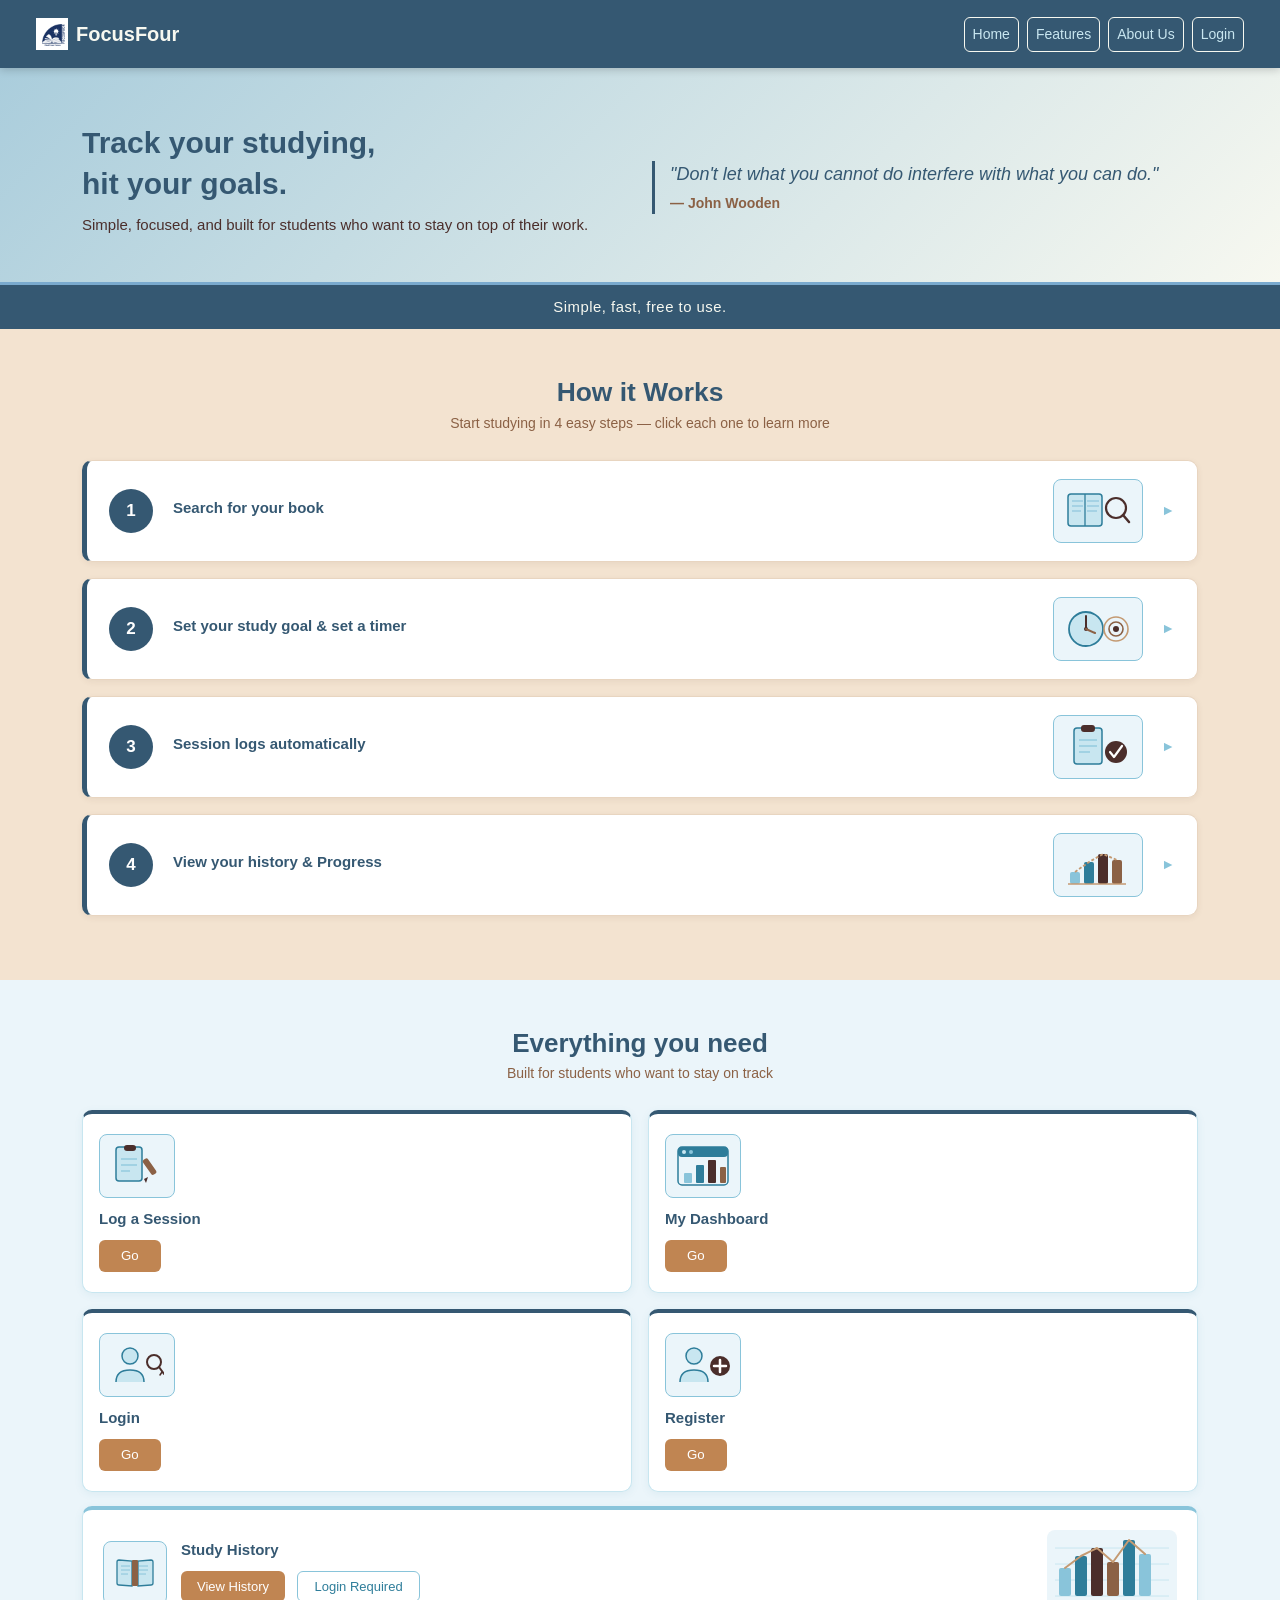
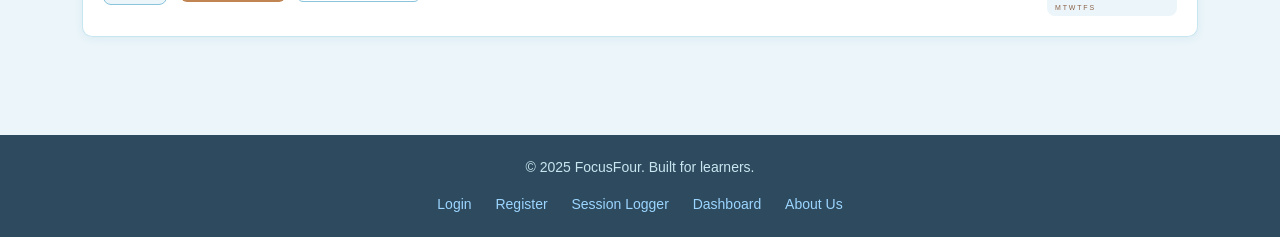
<file: index.html>
<!--
FILE: index.html

PURPOSE:
This is the public home page of the application.
Users can view general information about the app without logging in.

RESPONSIBILITIES:
- Display app name, tagline, and features
- Provide navigation to Login and Register pages

NOTES FOR TEAM:
- Keep this page simple and visually appealing
- Do NOT include any protected (logged in only) content here
- Kimkio pls leave the js i put at the end of the code right b4 the end of the body there for the PWA to work, thx <3  
-->

<!DOCTYPE html>
<html lang="en">
<head>
  <meta charset="UTF-8" />
  <meta name="viewport" content="width=device-width, initial-scale=1.0"/>
  <title>FocusFour</title>
  <link rel="manifest" href="PWA/manifest.json">
  <link href="https://cdn.jsdelivr.net/npm/bootstrap@5.3.0/dist/css/bootstrap.min.css" rel="stylesheet"/>
  <style>
    * { box-sizing: border-box; }
    body {
      font-family: Arial, sans-serif;
      background-color: #EBF5FA;
      margin: 0; padding: 0;
      overflow-x: hidden;
      scroll-behavior: smooth;
    }

    /* simple fade in animation */
    .fade-in {
      animation: fadeInUp 0.8s ease forwards;
      opacity: 0;
    }
    @keyframes fadeInUp {
      0% { opacity: 0; transform: translateY(20px); }
      100% { opacity: 1; transform: translateY(0); }
    }
    /* delays for each element */
    .d1 { animation-delay: 0.05s; }
    .d2 { animation-delay: 0.15s; }
    .d3 { animation-delay: 0.25s; }
    .d4 { animation-delay: 0.35s; }

    /* navbar style */
    .navbar {
      background-color: #355872;
      padding: 13px 24px;
      box-shadow: 0 2px 8px rgba(0,0,0,0.18);
      position: sticky; top: 0; z-index: 999;
    }
    .navbar-brand {
      font-weight: bold; font-size: 20px;
      color: #F7F8F0;
      display: flex;
      align-items: center;
    }
    .navbar-brand img {
      height: 32px;
      width: auto;
      margin-right: 8px;
    }
    
    .navbar-nav {
      display: flex;
      flex-direction: row;
      gap: 8px;
      align-items: center;
    }
    .navbar-nav .nav-link {
      color: #C8E6F0;
      border: 1.5px solid #F7F8F0;
      border-radius: 6px;
      padding: 6px 18px;
      margin-left: 0;
      font-size: 14px;
      transition: all 0.2s;
      white-space: nowrap;
    }
    .navbar-nav .nav-link:hover {
      background-color: #F7F8F0;
      color: #355872;
    }
    /* on mobile, menu stacks vertically */
    @media (max-width: 991px) {
      .navbar-collapse {
        background-color: #4B2E2B;
        padding: 12px;
        border-radius: 8px;
        margin-top: 8px;
      }
      .navbar-nav {
        flex-direction: column;
        align-items: stretch;
        gap: 8px;
      }
      .navbar-nav .nav-link {
        text-align: center;
      }
    }
    .navbar-toggler { border-color: #89C4DA; }

    /* hero section */
    .hero-section {
      background: linear-gradient(135deg, #AACDDC 0%, #F7F8F0 100%);
      padding: 55px 30px 45px;
      border-bottom: 3px solid #7AAACE;
    }
    .hero-section h1 {
      font-size: 30px; font-weight: bold;
      color: #355872; line-height: 1.35;
      margin-bottom: 10px;
    }
    .hero-section p { color: #4B2E2B; font-size: 15px; margin: 0; }
    .hero-logo-box {
      background-color: white;
      border: 2px solid #89C4DA;
      border-radius: 14px;
      padding: 18px; text-align: center;
      box-shadow: 0 4px 16px rgba(46,125,154,0.14);
      transition: transform 0.35s ease, box-shadow 0.35s ease;
    }
    .hero-logo-box:hover {
      transform: translateY(-5px) scale(1.02);
      box-shadow: 0 12px 32px rgba(46,125,154,0.22);
    }
    .hero-logo-box img { max-width: 100%; height: 190px; object-fit: contain; }

    /* small strip */
    .simple-strip {
      background-color: #355872;
      text-align: center; padding: 11px;
      font-size: 0.93rem; color: #F7F8F0;
      letter-spacing: 0.5px;
    }

    /* how it works boxes */
    .how-section { background-color: #F3E3D0; padding: 48px 20px; scroll-margin-top: 80px; }
    .how-section h2 {
      text-align: center; font-weight: bold;
      color: #355872; font-size: 1.65rem; margin-bottom: 4px;
    }
    .how-subtitle {
      text-align: center; color: #8B6145;
      font-size: 14px; margin-bottom: 26px;
    }

    .step-row {
      background-color: white;
      border: 1.5px solid #E8D5C0;
      border-left: 5px solid #355872;
      border-radius: 10px;
      padding: 18px 22px;
      margin-bottom: 16px;
      display: flex;
      align-items: center;
      justify-content: space-between;
      cursor: pointer;
      box-shadow: 0 2px 6px rgba(92,61,46,0.07);
      transition: border-left-color 0.25s, box-shadow 0.25s, transform 0.2s;
    }
    .step-row:hover {
      border-left-color: #2E7D9A;
      box-shadow: 0 5px 18px rgba(46,125,154,0.14);
      transform: translateX(4px);
    }
    .step-row.open {
      border-left-color: #2E7D9A;
      box-shadow: 0 5px 18px rgba(46,125,154,0.16);
    }
    .step-left {
      display: flex;
      align-items: center;
      gap: 20px;
      flex: 1;
    }
    .step-circle {
      width: 44px; height: 44px; border-radius: 50%;
      background-color: #355872; color: white;
      display: flex; align-items: center; justify-content: center;
      font-weight: bold; font-size: 17px; flex-shrink: 0;
      transition: background-color 0.25s, transform 0.25s;
    }
    .step-row:hover .step-circle,
    .step-row.open .step-circle {
      background-color: #2E7D9A;
      transform: scale(1.08);
    }
    .step-body p {
      margin: 0;
      font-size: 15px;
      color: #355872;
      font-weight: 600;
      margin-bottom: 4px;
    }
    /* hidden detail text that appears when clicked */
    .step-detail {
      font-size: 14px;
      color: #8B6145;
      overflow: hidden;
      max-height: 0;
      transition: max-height 0.4s ease, margin-top 0.25s;
    }
    .step-row.open .step-detail {
      max-height: 100px;
      margin-top: 8px;
    }
    .step-illus {
      background-color: #EBF5FA;
      border: 1.5px solid #89C4DA;
      border-radius: 8px; padding: 8px 10px;
      display: flex; align-items: center;
      justify-content: center; min-width: 88px; flex-shrink: 0;
    }
    .step-arrow {
      font-size: 14px; color: #89C4DA;
      margin-left: 10px; flex-shrink: 0;
      transition: transform 0.3s, color 0.25s;
    }
    .step-row.open .step-arrow { transform: rotate(90deg); color: #2E7D9A; }

    /* responsive for small screens */
    @media (max-width: 576px) {
      .step-row { flex-wrap: wrap; padding: 16px; }
      .step-left { flex: 1 1 100%; margin-bottom: 10px; }
      .step-illus { min-width: 70px; }
      .step-detail { font-size: 12px; }
      .step-row.open .step-detail { max-height: 120px; }
    }

    /* features section */
    .features-section { background-color: #EBF5FA; padding: 48px 20px; }
    .features-section h2 {
      text-align: center; font-weight: bold;
      color: #355872; font-size: 26px; margin-bottom: 4px;
    }
    .feat-subtitle {
      text-align: center; color: #8B6145;
      font-size: 14px; margin-bottom: 26px;
    }

    .feat-card {
      background-color: white;
      border: 1.5px solid #C8E6F0;
      border-top: 4px solid #355872;
      border-radius: 10px;
      padding: 20px 16px; height: 100%;
      box-shadow: 0 2px 8px rgba(46,125,154,0.08);
      transition: transform 0.25s, box-shadow 0.25s, border-top-color 0.25s;
      display: block; text-decoration: none; color: inherit;
    }
    .feat-card:hover {
      transform: translateY(-5px);
      box-shadow: 0 10px 26px rgba(46,125,154,0.16);
      border-top-color: #4B2E2B;
      color: inherit;
    }
    .feat-card .illus-box {
      background-color: #EBF5FA;
      border: 1px solid #89C4DA;
      border-radius: 8px; padding: 10px;
      display: inline-flex; align-items: center;
      justify-content: center; margin-bottom: 12px;
      transition: background-color 0.25s;
    }
    .feat-card:hover .illus-box { background-color: #C8E6F0; }
    .feat-card h5 {
      font-weight: bold; color: #355872;
      margin-bottom: 12px; font-size: 15px;
    }
    .go-btn {
      background-color: #C08552; border: none;
      border-radius: 6px; padding: 6px 22px;
      font-size: 0.83rem; color: white;
      text-decoration: none; display: inline-block;
      transition: background-color 0.2s, transform 0.15s;
      cursor: pointer;
    }
    .go-btn:hover {
      background-color: #8C5A3C; color: white;
      transform: scale(1.06);
    }

    /* history card with static chart */
    .history-card {
      background-color: white;
      border: 1.5px solid #C8E6F0;
      border-top: 4px solid #89C4DA;
      border-radius: 10px;
      padding: 20px; margin-top: 14px;
      display: flex; align-items: center;
      justify-content: space-between;
      flex-wrap: wrap; gap: 14px;
      box-shadow: 0 2px 8px rgba(46,125,154,0.08);
      transition: box-shadow 0.25s;
    }
    .history-card:hover { box-shadow: 0 8px 24px rgba(46,125,154,0.14); }
    .history-left { display: flex; align-items: flex-start; gap: 14px; flex-wrap: wrap; }
    .history-left .illus-box {
      background-color: #EBF5FA; border: 1px solid #89C4DA;
      border-radius: 8px; padding: 10px;
      display: flex; align-items: center; justify-content: center;
    }
    .history-left h5 { font-weight: bold; color: #355872; margin-bottom: 12px; font-size: 15px; }
    .hist-btn {
      background-color: #C08552; border: none; border-radius: 6px;
      padding: 6px 16px; font-size: 13px; color: white;
      text-decoration: none; display: inline-block;
      margin-right: 8px; transition: background-color 0.2s;
    }
    .hist-btn:hover { background-color: #8C5A3C; color: white; }
    .hist-btn-outline {
      background-color: transparent; border: 1.5px solid #89C4DA;
      border-radius: 6px; padding: 5px 16px; font-size: 13px;
      color: #2E7D9A; text-decoration: none; display: inline-block;
      transition: all 0.2s;
    }
    .hist-btn-outline:hover { background-color: #C8E6F0; color: #1A4F63; }

    /* footer */
    footer {
      background-color: #2d4a5e; color: #C8E6F0;
      text-align: center; padding: 22px 20px;
      font-size: 14px; margin-top: 50px;
    }
    footer a { color: #9CD5FF; margin: 0 10px; text-decoration: none; }
    footer a:hover { color: white; }
  </style>
</head>
<body>

  <nav class="navbar navbar-expand-lg">
    <div class="container-fluid">
      <a class="navbar-brand" href="index.html">
        <img src="PWA/icon-192.png" alt="FocusFour Logo" />
        FocusFour
      </a>
      <button class="navbar-toggler" type="button" data-bs-toggle="collapse" data-bs-target="#navMenu">
        <span class="navbar-toggler-icon"></span>
      </button>
      <div class="collapse navbar-collapse justify-content-end" id="navMenu">
        <ul class="navbar-nav">
          <li class="nav-item"><a class="nav-link" href="index.html">Home</a></li>
          <li class="nav-item"><a class="nav-link" href="#how-it-works">Features</a></li>
          <li class="nav-item"><a class="nav-link" href="aboutus.html">About Us</a></li>
          <li class="nav-item"><a class="nav-link" href="login.html">Login</a></li>
        </ul>
      </div>
    </div>
  </nav>

  <section class="hero-section">
    <div class="container">
      <div class="row align-items-center g-4">
        <div class="col-md-6 fade-in">
          <h1>Track your studying,<br/>hit your goals.</h1>
          <p>Simple, focused, and built for students who want to stay on top of their work.</p>
        </div>
        <div class="col-md-6 fade-in">
          <div id="quote-container" style="margin-top: 15px; border-left: 3px solid #355872; padding-left: 15px;">
              <p id="main-quote" style="font-style: italic; color: #355872; font-size: 18px; margin-bottom: 5px;">
                  "Loading inspiration..."
              </p>
              <p id="quote-author" style="color: #8B6145; font-weight: bold; font-size: 14px;">
                  — FocusFour
              </p>
            </div>
            </div>
        </div>
      </div>
  </section>

  <div class="simple-strip">Simple, fast, free to use.</div>

  <section class="how-section" id="how-it-works">
    <div class="container">
      <h2 class="fade-in">How it Works</h2>
      <p class="how-subtitle fade-in d1">Start studying in 4 easy steps — click each one to learn more</p>

      <div class="step-row fade-in d1" onclick="toggleStep(this)">
        <div class="step-left">
          <div class="step-circle">1</div>
          <div class="step-body">
            <p>Search for your book</p>
            <div class="step-detail">Type in any subject or book title and find it instantly from our library.</div>
          </div>
        </div>
        <div class="d-flex align-items-center gap-2">
          <div class="step-illus">
            <svg width="68" height="46" viewBox="0 0 68 46">
              <rect x="4" y="6" width="34" height="32" rx="3" fill="#C8E6F0" stroke="#2E7D9A" stroke-width="1.5"/>
              <line x1="21" y1="6" x2="21" y2="38" stroke="#2E7D9A" stroke-width="1.3"/>
              <line x1="8" y1="13" x2="19" y2="13" stroke="#89C4DA" stroke-width="1.1"/>
              <line x1="8" y1="18" x2="19" y2="18" stroke="#89C4DA" stroke-width="1.1"/>
              <line x1="8" y1="23" x2="17" y2="23" stroke="#89C4DA" stroke-width="1.1"/>
              <line x1="23" y1="13" x2="35" y2="13" stroke="#89C4DA" stroke-width="1.1"/>
              <line x1="23" y1="18" x2="35" y2="18" stroke="#89C4DA" stroke-width="1.1"/>
              <line x1="23" y1="23" x2="33" y2="23" stroke="#89C4DA" stroke-width="1.1"/>
              <circle cx="52" cy="20" r="10" fill="none" stroke="#4B2E2B" stroke-width="2.2"/>
              <line x1="59" y1="27" x2="65" y2="34" stroke="#4B2E2B" stroke-width="2.5" stroke-linecap="round"/>
            </svg>
          </div>
          <span class="step-arrow">&#9658;</span>
        </div>
      </div>

      <div class="step-row fade-in d2" onclick="toggleStep(this)">
        <div class="step-left">
          <div class="step-circle">2</div>
          <div class="step-body">
            <p>Set your study goal &amp; set a timer</p>
            <div class="step-detail">Set your target duration and subject — the timer keeps you honest.</div>
          </div>
        </div>
        <div class="d-flex align-items-center gap-2">
          <div class="step-illus">
            <svg width="68" height="46" viewBox="0 0 68 46">
              <circle cx="22" cy="23" r="17" fill="#C8E6F0" stroke="#2E7D9A" stroke-width="1.8"/>
              <circle cx="22" cy="23" r="2" fill="#4B2E2B"/>
              <line x1="22" y1="23" x2="22" y2="10" stroke="#4B2E2B" stroke-width="2" stroke-linecap="round"/>
              <line x1="22" y1="23" x2="31" y2="27" stroke="#8B6145" stroke-width="2" stroke-linecap="round"/>
              <circle cx="52" cy="23" r="12" fill="none" stroke="#C49A72" stroke-width="1.6"/>
              <circle cx="52" cy="23" r="7" fill="none" stroke="#8B6145" stroke-width="1.6"/>
              <circle cx="52" cy="23" r="3" fill="#4B2E2B"/>
            </svg>
          </div>
          <span class="step-arrow">&#9658;</span>
        </div>
      </div>

      <div class="step-row fade-in d3" onclick="toggleStep(this)">
        <div class="step-left">
          <div class="step-circle">3</div>
          <div class="step-body">
            <p>Session logs automatically</p>
            <div class="step-detail">When time is up, your session is saved automatically — no extra steps needed.</div>
          </div>
        </div>
        <div class="d-flex align-items-center gap-2">
          <div class="step-illus">
            <svg width="68" height="46" viewBox="0 0 68 46">
              <rect x="10" y="4" width="28" height="36" rx="3" fill="#C8E6F0" stroke="#2E7D9A" stroke-width="1.5"/>
              <rect x="17" y="1" width="14" height="7" rx="3" fill="#4B2E2B"/>
              <line x1="15" y1="16" x2="33" y2="16" stroke="#89C4DA" stroke-width="1.2"/>
              <line x1="15" y1="22" x2="33" y2="22" stroke="#89C4DA" stroke-width="1.2"/>
              <line x1="15" y1="28" x2="26" y2="28" stroke="#89C4DA" stroke-width="1.2"/>
              <circle cx="52" cy="28" r="11" fill="#4B2E2B"/>
              <polyline points="46,28 50,33 58,22" fill="none" stroke="white" stroke-width="2.2" stroke-linecap="round" stroke-linejoin="round"/>
            </svg>
          </div>
          <span class="step-arrow">&#9658;</span>
        </div>
      </div>

      <div class="step-row fade-in d4" onclick="toggleStep(this)">
        <div class="step-left">
          <div class="step-circle">4</div>
          <div class="step-body">
            <p>View your history &amp; Progress</p>
            <div class="step-detail">Head to your dashboard to see streaks, charts and weekly goal completion.</div>
          </div>
        </div>
        <div class="d-flex align-items-center gap-2">
          <div class="step-illus">
            <svg width="68" height="46" viewBox="0 0 68 46">
              <rect x="6" y="30" width="10" height="12" rx="2" fill="#89C4DA"/>
              <rect x="20" y="20" width="10" height="22" rx="2" fill="#2E7D9A"/>
              <rect x="34" y="12" width="10" height="30" rx="2" fill="#4B2E2B"/>
              <rect x="48" y="18" width="10" height="24" rx="2" fill="#8B6145"/>
              <line x1="4" y1="42" x2="62" y2="42" stroke="#C49A72" stroke-width="1.4"/>
              <polyline points="11,30 25,20 39,12 53,18" fill="none" stroke="#C49A72" stroke-width="1.8" stroke-dasharray="3,2"/>
            </svg>
          </div>
          <span class="step-arrow">&#9658;</span>
        </div>
      </div>

    </div>
  </section>

  <section class="features-section" id="features">
    <div class="container">
      <h2 class="fade-in">Everything you need</h2>
      <p class="feat-subtitle fade-in d1">Built for students who want to stay on track</p>

      <div class="row g-3">
        <div class="col-6 fade-in d1">
          <a href="session.html" class="feat-card">
            <div class="illus-box">
              <svg width="54" height="42" viewBox="0 0 54 42">
                <rect x="6" y="2" width="26" height="34" rx="3" fill="#C8E6F0" stroke="#2E7D9A" stroke-width="1.5"/>
                <rect x="14" y="0" width="12" height="6" rx="3" fill="#4B2E2B"/>
                <line x1="11" y1="14" x2="27" y2="14" stroke="#89C4DA" stroke-width="1.2"/>
                <line x1="11" y1="20" x2="27" y2="20" stroke="#89C4DA" stroke-width="1.2"/>
                <line x1="11" y1="26" x2="20" y2="26" stroke="#89C4DA" stroke-width="1.2"/>
                <rect x="32" y="16" width="6" height="18" rx="2" transform="rotate(-35 32 16)" fill="#8B6145"/>
                <polygon points="34,34 38,32 36,38" fill="#4B2E2B"/>
              </svg>
            </div>
            <h5>Log a Session</h5>
            <span class="go-btn">Go</span>
          </a>
        </div>

        <div class="col-6 fade-in d2">
          <div id="dashboardCard" class="feat-card" style="cursor: pointer;">
              <div class="illus-box">
                  <svg width="54" height="42" viewBox="0 0 54 42">
                      <rect x="2" y="2" width="50" height="38" rx="4" fill="#EBF5FA" stroke="#2E7D9A" stroke-width="1.5"/>
                      <rect x="2" y="2" width="50" height="10" rx="4" fill="#2E7D9A"/>
                      <circle cx="8" cy="7" r="2" fill="#C8E6F0"/>
                      <circle cx="15" cy="7" r="2" fill="#89C4DA"/>
                      <rect x="8" y="28" width="8" height="10" rx="1" fill="#89C4DA"/>
                      <rect x="20" y="20" width="8" height="18" rx="1" fill="#2E7D9A"/>
                      <rect x="32" y="15" width="8" height="23" rx="1" fill="#4B2E2B"/>
                      <rect x="44" y="22" width="6" height="16" rx="1" fill="#8B6145"/>
                  </svg>
              </div>
              <h5>My Dashboard</h5>
              <span class="go-btn">Go</span>
          </div>
      </div>

        <div class="col-6 fade-in d3">
          <a href="login.html" class="feat-card">
            <div class="illus-box">
              <svg width="54" height="42" viewBox="0 0 54 42">
                <circle cx="20" cy="12" r="8" fill="#C8E6F0" stroke="#2E7D9A" stroke-width="1.5"/>
                <path d="M6 38 Q6 26 20 26 Q34 26 34 38" fill="#C8E6F0" stroke="#2E7D9A" stroke-width="1.5"/>
                <circle cx="44" cy="18" r="7" fill="none" stroke="#4B2E2B" stroke-width="2"/>
                <line x1="49" y1="23" x2="54" y2="30" stroke="#4B2E2B" stroke-width="2" stroke-linecap="round"/>
                <line x1="52" y1="28" x2="50" y2="31" stroke="#4B2E2B" stroke-width="1.5" stroke-linecap="round"/>
              </svg>
            </div>
            <h5>Login</h5>
            <span class="go-btn">Go</span>
          </a>
        </div>

        <div class="col-6 fade-in d4">
          <a href="register.html" class="feat-card">
            <div class="illus-box">
              <svg width="54" height="42" viewBox="0 0 54 42">
                <circle cx="18" cy="12" r="8" fill="#C8E6F0" stroke="#2E7D9A" stroke-width="1.5"/>
                <path d="M4 38 Q4 26 18 26 Q32 26 32 38" fill="#C8E6F0" stroke="#2E7D9A" stroke-width="1.5"/>
                <circle cx="44" cy="22" r="10" fill="#4B2E2B"/>
                <line x1="44" y1="16" x2="44" y2="28" stroke="white" stroke-width="2.5" stroke-linecap="round"/>
                <line x1="38" y1="22" x2="50" y2="22" stroke="white" stroke-width="2.5" stroke-linecap="round"/>
              </svg>
            </div>
            <h5>Register</h5>
            <span class="go-btn">Go</span>
          </a>
        </div>
      </div>

      <div class="history-card fade-in">
        <div class="history-left">
          <div class="illus-box">
            <svg width="42" height="42" viewBox="0 0 42 42">
              <path d="M3 10 Q3 8 5 8 L18 9 L18 34 L5 33 Q3 33 3 31 Z" fill="#C8E6F0" stroke="#2E7D9A" stroke-width="1.3"/>
              <path d="M39 10 Q39 8 37 8 L24 9 L24 34 L37 33 Q39 33 39 31 Z" fill="#C8E6F0" stroke="#2E7D9A" stroke-width="1.3"/>
              <rect x="18" y="8" width="6" height="26" rx="1" fill="#8B6145"/>
              <line x1="7" y1="14" x2="16" y2="14" stroke="#89C4DA" stroke-width="1"/>
              <line x1="7" y1="18" x2="16" y2="18" stroke="#89C4DA" stroke-width="1"/>
              <line x1="7" y1="22" x2="14" y2="22" stroke="#89C4DA" stroke-width="1"/>
              <line x1="25" y1="14" x2="34" y2="14" stroke="#89C4DA" stroke-width="1"/>
              <line x1="25" y1="18" x2="34" y2="18" stroke="#89C4DA" stroke-width="1"/>
              <line x1="25" y1="22" x2="32" y2="22" stroke="#89C4DA" stroke-width="1"/>
            </svg>
          </div>
          <div>
            <h5>Study History</h5>
            <button onclick="handleProtectedClick('dashboard.html')" class="hist-btn" style="border:none; cursor:pointer;">View History</button>
            <a href="login.html" class="hist-btn-outline">Login Required</a>
          </div>
        </div>

        <svg width="130" height="86" viewBox="0 0 130 86" style="flex-shrink:0;">
          <rect width="130" height="86" rx="8" fill="#EBF5FA"/>
          <line x1="8" y1="18" x2="122" y2="18" stroke="#C8E6F0" stroke-width="1"/>
          <line x1="8" y1="34" x2="122" y2="34" stroke="#C8E6F0" stroke-width="1"/>
          <line x1="8" y1="50" x2="122" y2="50" stroke="#C8E6F0" stroke-width="1"/>
          <line x1="8" y1="66" x2="122" y2="66" stroke="#C8E6F0" stroke-width="1"/>
          <rect x="12" y="38" width="12" height="28" rx="2" fill="#89C4DA"/>
          <rect x="28" y="26" width="12" height="40" rx="2" fill="#2E7D9A"/>
          <rect x="44" y="18" width="12" height="48" rx="2" fill="#4B2E2B"/>
          <rect x="60" y="32" width="12" height="34" rx="2" fill="#8B6145"/>
          <rect x="76" y="10" width="12" height="56" rx="2" fill="#2E7D9A"/>
          <rect x="92" y="24" width="12" height="42" rx="2" fill="#89C4DA"/>
          <polyline points="18,38 34,26 50,18 66,32 82,10 98,24" fill="none" stroke="#C49A72" stroke-width="2" stroke-linecap="round" stroke-linejoin="round"/>
          <text x="8" y="80" font-size="7" fill="#8B6145" font-family="Arial">M    T    W    T    F    S</text>
        </svg>
      </div>

    </div>
  </section>

  <footer>
    <p>&copy; 2025 FocusFour. Built for learners.</p>
    <a href="login.html">Login</a>
    <a href="register.html">Register</a>
    <a href="session.html">Session Logger</a>
    <a href="dashboard.html">Dashboard</a>
    <a href="aboutus.html">About Us</a> 
  </footer>

  <script src="https://cdn.jsdelivr.net/npm/bootstrap@5.3.0/dist/js/bootstrap.bundle.min.js"></script>

  <script>
  const motivationalQuotes = [
    { quote: "Education is the most powerful weapon which you can use to change the world.", author: "Nelson Mandela" },
    { quote: "The secret of getting ahead is getting started.", author: "Mark Twain" },
    { quote: "Don't let what you cannot do interfere with what you can do.", author: "John Wooden" },
    { quote: "It always seems impossible until it's done.", author: "Nelson Mandela" },
    { quote: "Believe you can and you're halfway there.", author: "Theodore Roosevelt" },
    { quote: "The only place where success comes before work is in the dictionary.", author: "Vidal Sassoon" }
  ];

  function setRandomQuote() {
    const quoteElement = document.getElementById("main-quote");
    const authorElement = document.getElementById("quote-author");
    if (quoteElement && authorElement) {
      const randomIndex = Math.floor(Math.random() * motivationalQuotes.length);
      const selected = motivationalQuotes[randomIndex];
      quoteElement.innerText = `"${selected.quote}"`;
      authorElement.innerText = `— ${selected.author}`;
    }
  }

  function toggleStep(el) {
    const wasOpen = el.classList.contains('open');
    document.querySelectorAll('.step-row').forEach(r => r.classList.remove('open'));
    if (!wasOpen) el.classList.add('open');
  }

  // Only used for Study History — shows modal if not logged in
  function handleProtectedClick(targetUrl) {
    const isLoggedIn = localStorage.getItem("isLoggedIn") === "true";
    if (isLoggedIn) {
      window.location.href = targetUrl;
    } else {
      document.getElementById("membersModal").style.display = "flex";
    }
  }

  document.addEventListener("DOMContentLoaded", function () {
    setRandomQuote();

    // Dashboard card goes DIRECTLY to dashboard, no login check
    const dashboardCard = document.getElementById("dashboardCard");
    if (dashboardCard) {
      dashboardCard.addEventListener("click", () => {
        window.location.href = "dashboard.html";
      });
    }

    if ('serviceWorker' in navigator) {
      navigator.serviceWorker.register('PWA/service-worker.js')
        .then(reg => console.log('Service Worker Registered!'))
        .catch(err => console.log('Service Worker registration failed: ', err));
    }
  });
</script>

    <!-- Members Only Modal (Study History only) -->
<div id="membersModal" style="display:none; position:fixed; top:0; left:0; width:100%; height:100%;
  background:rgba(53,88,114,0.85); z-index:9999; justify-content:center; align-items:center;">
  <div style="background:#F7F8F0; border:4px solid #C08552; border-radius:20px; padding:48px;
    text-align:center; max-width:380px; width:90%;">
    <h3 style="color:#4B2E2B; font-weight:700; margin-bottom:12px;">Members Only</h3>
    <p style="color:#4B2E2B; margin-bottom:24px;">Login is needed to view your study history and save books.</p>
    <a href="login.html" style="background:#C08552; color:white; padding:12px 28px;
      border-radius:8px; font-weight:700; text-transform:uppercase; font-size:14px;
      text-decoration:none; display:inline-block;">GO TO LOGIN</a>
    <br><br>
    <button onclick="document.getElementById('membersModal').style.display='none'"
      style="background:transparent; border:none; color:#8B6145; font-size:13px; cursor:pointer;">
      ✕ Close
    </button>
  </div>
</div>
</body>
</html>
</file>
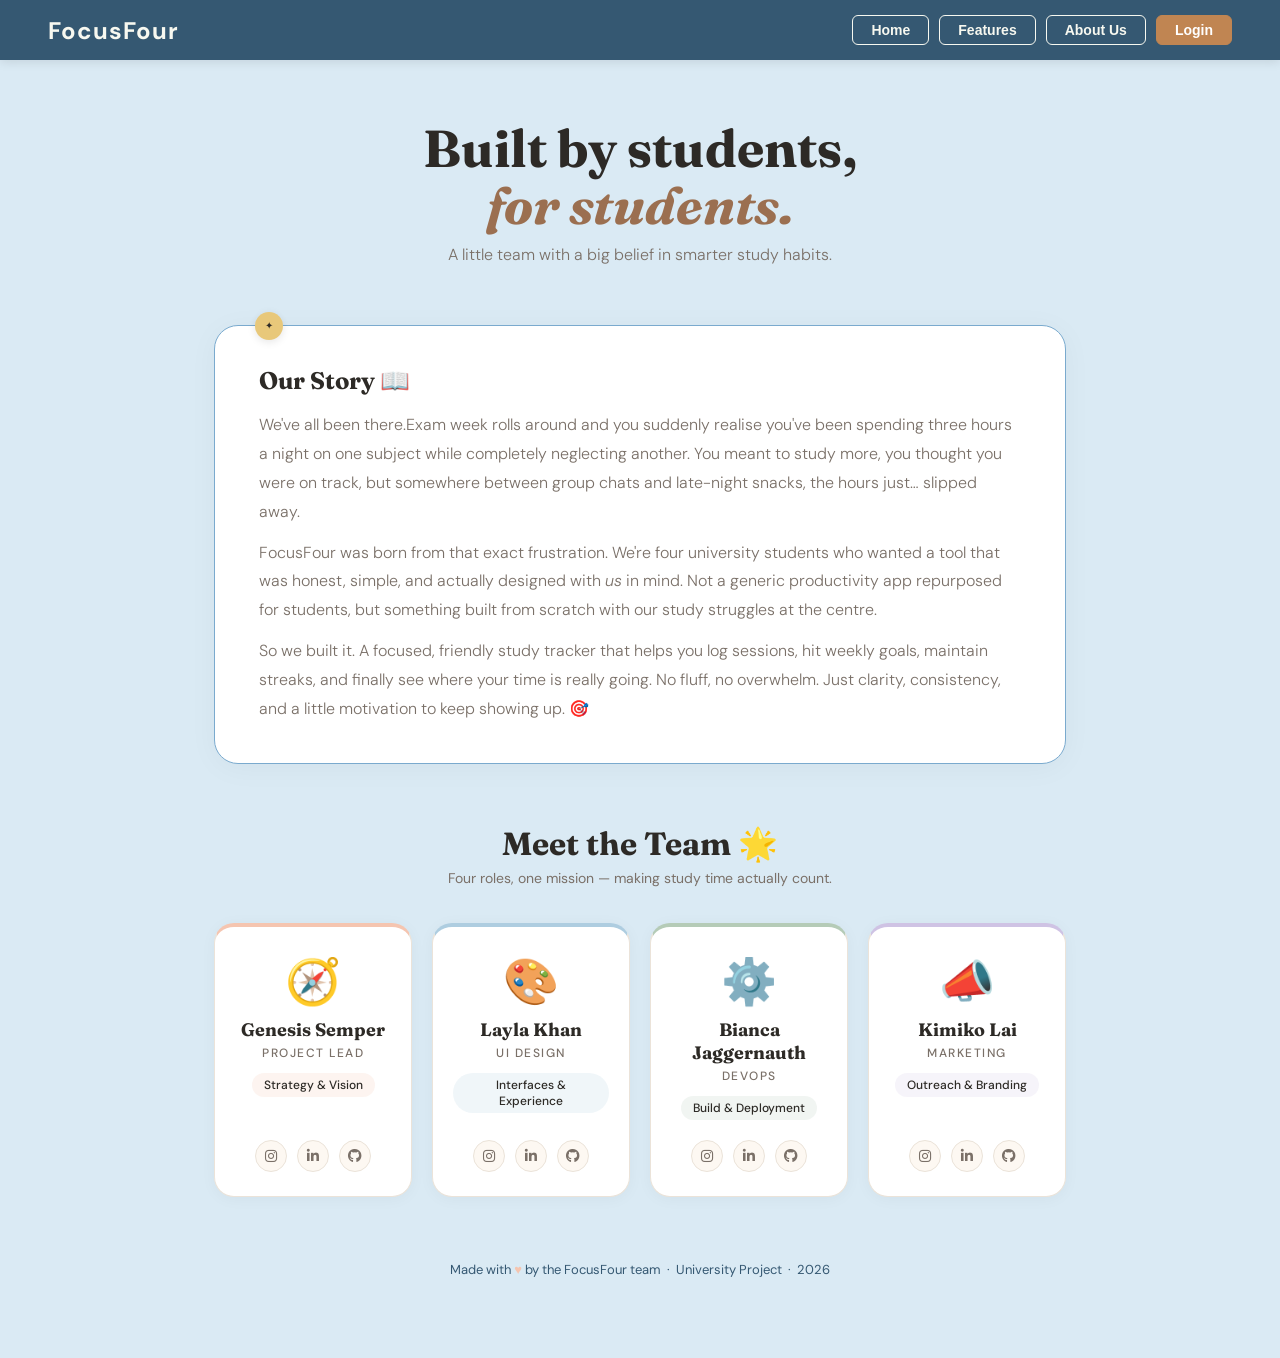
<file: aboutus.html>
<!DOCTYPE html>
<html lang="en">
<head>
  <meta charset="UTF-8" />
  <meta name="viewport" content="width=device-width, initial-scale=1.0"/>
  <title>About Us – FocusFour</title>
  <link rel="manifest" href="PWA/manifest.json">
  <link href="https://fonts.googleapis.com/css2?family=Fraunces:ital,wght@0,400;0,700;1,400&family=DM+Sans:wght@300;400;500&display=swap" rel="stylesheet"/>
  <link rel="stylesheet" href="https://cdnjs.cloudflare.com/ajax/libs/font-awesome/6.5.0/css/all.min.css"/>
  <style>
    *, *::before, *::after { box-sizing: border-box; margin: 0; padding: 0; }

    nav {
      background: #355872;
      padding: 0 48px;
      height: 60px;
      display: flex;
      align-items: center;
      justify-content: space-between;
      box-shadow: 0 2px 10px rgba(0,0,0,0.1);
    }
    .nav-logo {
      font-size: 24px;
      font-weight: 700;
      color: #F7F8F0;
      text-decoration: none;
      letter-spacing: 1px;
    }
    .nav-right { display: flex; gap: 10px; align-items: center; }
    .nav-btn {
      padding: 6px 18px;
      border-radius: 6px;
      font-size: 14px;
      font-weight: 600;
      cursor: pointer;
      font-family: 'Segoe UI', sans-serif;
      transition: all 0.2s;
      text-decoration: none;
    }
    .nav-btn-outline {
      background: transparent;
      border: 1.5px solid #F7F8F0;
      color: #F7F8F0;
    }
    .nav-btn-outline:hover { background: #F7F8F0; color: #355872; }
    .nav-btn-solid {
      background: #C08552;
      border: 1.5px solid #C08552;
      color: #ffffff;
    }
    .nav-btn-solid:hover { background: #8C5A3C; border-color: #8C5A3C; }
    @media (max-width: 600px) { nav { padding: 0 20px; } }

    body {
      background-color: #daeaf4;
      font-family: 'DM Sans', sans-serif;
      color: #2d2a26;
      min-height: 100vh;
      overflow-x: hidden;
    }

    

    .page-wrap {
      position: relative;
      z-index: 1;
      max-width: 900px;
      margin: 0 auto;
      padding: 60px 24px 80px;
    }

    .site-header {
      text-align: center;
      margin-bottom: 60px;
      animation: fadeDown 0.7s ease both;
    }

    
    .logo-link {
      text-decoration: none;
      display: inline-block;
      transition: opacity 0.2s ease;
    }
    .logo-link:hover {
      opacity: 0.8;
    }

    .logo-badge {
      display: inline-block;
      background: #355872;
      color: #fdf8f2;
      font-family: 'Fraunces', serif;
      font-size: 16px;
      letter-spacing: 1.5px;
      padding: 6px 18px;
      border-radius: 999px;
      margin-bottom: 18px;
    }
    .site-header h1 {
      font-family: 'Fraunces', serif;
      font-size: 52px;
      line-height: 1.1;
      color: #2d2a26;
      margin-bottom: 10px;
    }
    .site-header h1 em {
      font-style: italic;
      color: #9b6f50;
    }
    .site-header .subtitle {
      font-size: 16px;
      color: #7a7068;
      font-weight: 300;
    }

    .about-card {
      background: #fff;
      border: 1.5px solid #7AAACE;
      border-radius: 24px;
      padding: 40px 44px;
      margin-bottom: 60px;
      position: relative;
      box-shadow: 0 4px 30px rgba(0,0,0,0.04);
      animation: fadeUp 0.7s 0.15s ease both;
    }
    .about-card::before {
      content: '✦';
      position: absolute;
      top: -14px; left: 40px;
      background: #e8c87a;
      width: 28px; height: 28px;
      border-radius: 50%;
      display: flex; align-items: center; justify-content: center;
      font-size: 10px;
      color: #2d2a26;
      line-height: 28px;
      text-align: center;
      box-shadow: 0 2px 8px rgba(0,0,0,0.1);
    }
    .about-card h2 {
      font-family: 'Fraunces', serif;
      font-size: 24px;
      margin-bottom: 16px;
      color: #2d2a26;
    }
    .about-card p {
      font-size: 16px;
      line-height: 1.8;
      color: #7a7068;
      font-weight: 300;
    }
    .about-card p + p { margin-top: 12px; }

    .team-heading {
      text-align: center;
      margin-bottom: 36px;
      animation: fadeUp 0.7s 0.25s ease both;
    }
    .team-heading h2 {
      font-family: 'Fraunces', serif;
      font-size: 32px;
      color: #2d2a26;
    }
    .team-heading p {
      font-size: 14px;
      color: #7a7068;
      margin-top: 6px;
    }

    .team-grid {
      display: grid;
      grid-template-columns: repeat(auto-fit, minmax(190px, 1fr));
      gap: 20px;
    }

    .member-card {
      background: #fff;
      border-radius: 20px;
      padding: 32px 20px 24px;
      text-align: center;
      border: 1.5px solid #ebe3d9;
      box-shadow: 0 2px 16px rgba(0,0,0,0.04);
      transition: transform 0.25s ease, box-shadow 0.25s ease;
      animation: fadeUp 0.6s ease both;
      display: flex;
      flex-direction: column;
      align-items: center;
    }
    .member-card:hover {
      transform: translateY(-6px);
      box-shadow: 0 12px 32px rgba(0,0,0,0.08);
    }

    .member-card:nth-child(1) { animation-delay: 0.3s; border-top: 4px solid #f5c5b0; }
    .member-card:nth-child(2) { animation-delay: 0.4s; border-top: 4px solid #aecde0; }
    .member-card:nth-child(3) { animation-delay: 0.5s; border-top: 4px solid #b5cbb7; }
    .member-card:nth-child(4) { animation-delay: 0.6s; border-top: 4px solid #cfc3e4; }

    .member-emoji {
      font-size: 45px;
      margin-bottom: 14px;
      display: block;
      line-height: 1;
    }
    .member-name {
      font-family: 'Fraunces', serif;
      font-size: 18px;
      font-weight: 700;
      color: #2d2a26;
      margin-bottom: 4px;
    }
    .member-role {
      font-size: 12px;
      font-weight: 500;
      letter-spacing: 1.5px;
      text-transform: uppercase;
      color: #7a7068;
      margin-bottom: 12px;
    }
    .role-pill {
      display: inline-block;
      padding: 4px 12px;
      border-radius: 999px;
      font-size: 12px;
      font-weight: 500;
      color: #2d2a26;
      margin-bottom: 16px;
    }
    .member-card:nth-child(1) .role-pill { background: #f5c5b030; }
    .member-card:nth-child(2) .role-pill { background: #aecde030; }
    .member-card:nth-child(3) .role-pill { background: #b5cbb730; }
    .member-card:nth-child(4) .role-pill { background: #cfc3e430; }

    .social-links {
      display: flex;
      gap: 10px;
      justify-content: center;
      margin-top: auto;
      padding-top: 4px;
    }

    .social-links a {
      display: flex;
      align-items: center;
      justify-content: center;
      width: 32px;
      height: 32px;
      border-radius: 50%;
      background: #fdf8f2;
      border: 1.5px solid #ebe3d9;
      color: #7a7068;
      font-size: 14px;
      text-decoration: none;
      transition: all 0.2s ease;
    }

    .social-links a:hover { color: #fff; border-color: transparent; }
    .social-links a.instagram:hover { background: #e1306c; }
    .social-links a.linkedin:hover  { background: #0a66c2; }
    .social-links a.github:hover    { background: #1b1f23; }

    footer {
      text-align: center;
      margin-top: 64px;
      font-size: 13px;
      color: #355872;
      animation: fadeUp 0.6s 0.7s ease both;
    }
    footer span { color: #f5c5b0; }

    @keyframes fadeDown {
      from { opacity: 0; transform: translateY(-20px); }
      to   { opacity: 1; transform: translateY(0); }
    }
    @keyframes fadeUp {
      from { opacity: 0; transform: translateY(24px); }
      to   { opacity: 1; transform: translateY(0); }
    }
  </style>
</head>
<body>

  <nav>
    <a href="index.html" class="nav-logo">FocusFour</a>
    <div class="nav-right">
      <a href="index.html" class="nav-btn nav-btn-outline">Home</a>
      <a href="index.html#how-it-works" class="nav-btn nav-btn-outline">Features</a>
      <a href="aboutus.html" class="nav-btn nav-btn-outline">About Us</a>
      <a href="login.html" class="nav-btn nav-btn-solid">Login</a>
    </div>
  </nav>

  <div class="page-wrap">

    <header class="site-header">
      
      <h1>Built by students,<br/><em>for students.</em></h1>
      <p class="subtitle">A little team with a big belief in smarter study habits.</p>
    </header>

    <div class="about-card">
      <h2>Our Story 📖</h2>
      <p>
        We've all been there.Exam week rolls around and you suddenly realise you've been spending
        three hours a night on one subject while completely neglecting another. You meant to study
        more, you thought you were on track, but somewhere between group chats and late-night snacks,
        the hours just… slipped away.
      </p>
      <p>
        FocusFour was born from that exact frustration. We're four university students who wanted
        a tool that was honest, simple, and actually designed with <em>us</em> in mind. Not a
        generic productivity app repurposed for students, but something built from scratch with
        our study struggles at the centre.
      </p>
      <p>
        So we built it. A focused, friendly study tracker that helps you log sessions, hit weekly
        goals, maintain streaks, and finally see where your time is really going. No fluff, no
        overwhelm. Just clarity, consistency, and a little motivation to keep showing up. 🎯
      </p>
    </div>

    <div class="team-heading">
      <h2>Meet the Team 🌟</h2>
      <p>Four roles, one mission — making study time actually count.</p>
    </div>

    <div class="team-grid">

      <div class="member-card">
        <span class="member-emoji">🧭</span>
        <div class="member-name">Genesis Semper</div>
        <div class="member-role">Project Lead</div>
        <span class="role-pill">Strategy & Vision</span>
        <div class="social-links">
          <a href="https://www.instagram.com/accounts/login/" target="_blank" class="instagram" title="Instagram"><i class="fa-brands fa-instagram"></i></a>
          <a href="https://linkedin.com/company/focusfour" target="_blank" class="linkedin" title="LinkedIn"><i class="fa-brands fa-linkedin-in"></i></a>
          <a href="https://github.com/BiancaJaggernauth/INFO1601-Project-FocusFour.git" target="_blank" class="github" title="GitHub"><i class="fa-brands fa-github"></i></a>
        </div>
      </div>

      <div class="member-card">
        <span class="member-emoji">🎨</span>
        <div class="member-name">Layla Khan</div>
        <div class="member-role">UI Design</div>
        <span class="role-pill">Interfaces & Experience</span>
        <div class="social-links">
          <a href="https://www.instagram.com/accounts/login/" target="_blank" class="instagram" title="Instagram"><i class="fa-brands fa-instagram"></i></a>
          <a href="https://linkedin.com/company/focusfour" target="_blank" class="linkedin" title="LinkedIn"><i class="fa-brands fa-linkedin-in"></i></a>
          <a href="https://github.com/BiancaJaggernauth/INFO1601-Project-FocusFour.git" target="_blank" class="github" title="GitHub"><i class="fa-brands fa-github"></i></a>
        </div>
      </div>

      <div class="member-card">
        <span class="member-emoji">⚙️</span>
        <div class="member-name">Bianca Jaggernauth</div>
        <div class="member-role">DevOps</div>
        <span class="role-pill">Build & Deployment</span>
        <div class="social-links">
          <a href="https://www.instagram.com/accounts/login/" target="_blank" class="instagram" title="Instagram"><i class="fa-brands fa-instagram"></i></a>
          <a href="https://linkedin.com/company/focusfour" target="_blank" class="linkedin" title="LinkedIn"><i class="fa-brands fa-linkedin-in"></i></a>
          <a href="https://github.com/BiancaJaggernauth/INFO1601-Project-FocusFour.git" target="_blank" class="github" title="GitHub"><i class="fa-brands fa-github"></i></a>
        </div>
      </div>

      <div class="member-card">
        <span class="member-emoji">📣</span>
        <div class="member-name">Kimiko Lai</div>
        <div class="member-role">Marketing</div>
        <span class="role-pill">Outreach & Branding</span>
        <div class="social-links">
          <a href="https://www.instagram.com/accounts/login/" target="_blank" class="instagram" title="Instagram"><i class="fa-brands fa-instagram"></i></a>
          <a href="https://linkedin.com/company/focusfour" target="_blank" class="linkedin" title="LinkedIn"><i class="fa-brands fa-linkedin-in"></i></a>
          <a href="https://github.com/BiancaJaggernauth/INFO1601-Project-FocusFour.git" target="_blank" class="github" title="GitHub"><i class="fa-brands fa-github"></i></a>
        </div>
      </div>

    </div>

    <footer>
      Made with <span>♥</span> by the FocusFour team &nbsp;·&nbsp; University Project &nbsp;·&nbsp; 2026
    </footer>

  </div>
</body>
</html>
</file>
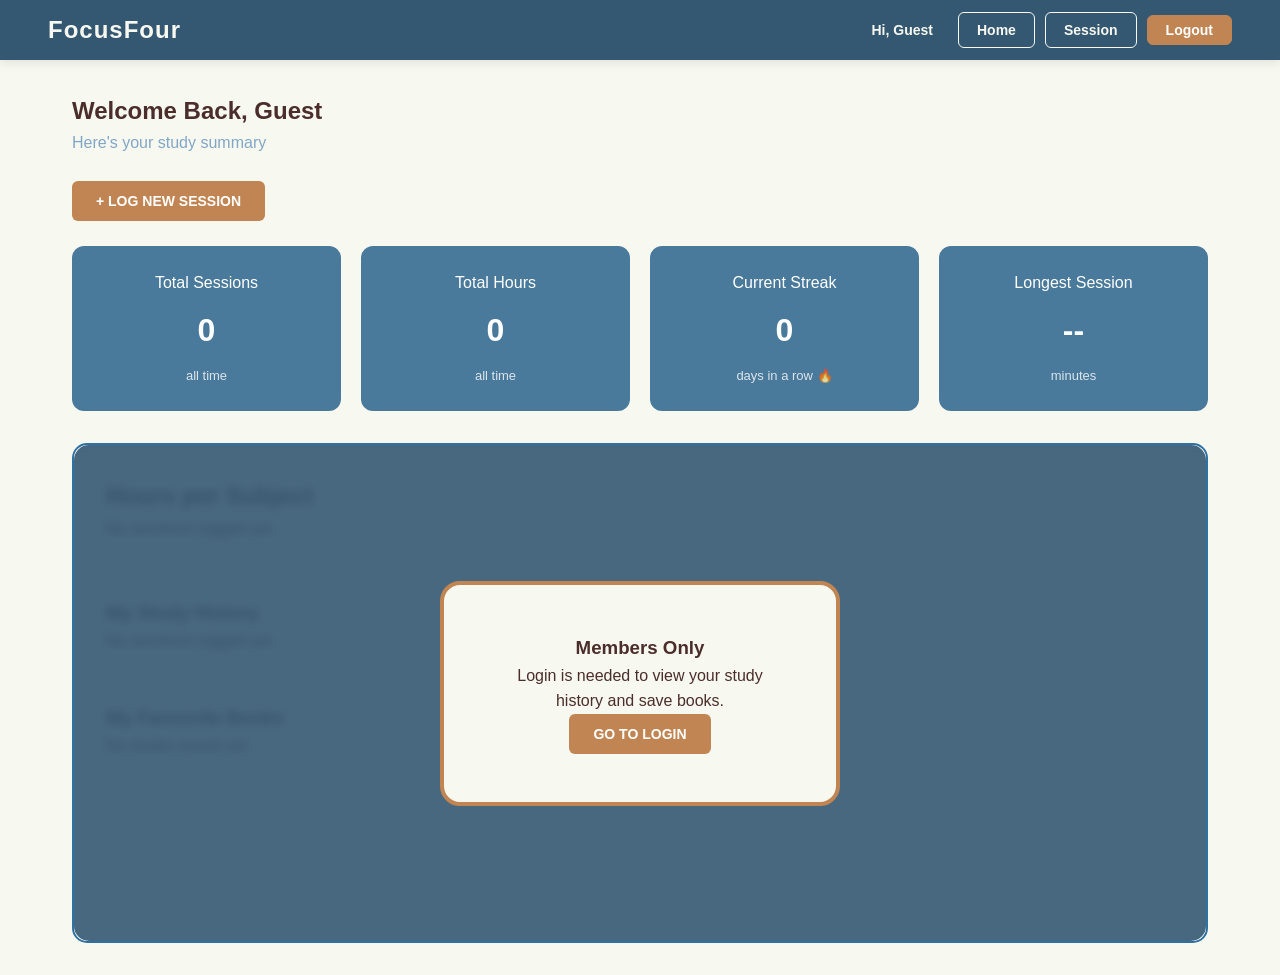
<file: dashboard.html>
<!--
FILE: dashboard.html

PURPOSE:
Main logged-in user interface displaying study data.

RESPONSIBILITIES:
- Display study statistics (total hours, sessions)
- Show charts using Chart.js (API requirement)
- Provide navigation to session logger

DATA SOURCE:
- Uses data from localStorage ("sessions")

NOTES FOR TEAM:
- This page should ONLY be accessible after login
- If user is not logged in, redirect to login page
-->

<!DOCTYPE html>
<html lang="en">
<head>
    <meta charset="UTF-8">
    <meta name="viewport" content="width=device-width, initial-scale=1.0">
    <title>FocusFour | Student Dashboard</title>
     <link rel="manifest" href="PWA/manifest.json">
     <link rel="icon" type="image/png" href="PWA/icon-192.png">
    <style>
        * { box-sizing: border-box; margin: 0; padding: 0; }

        body {
            background-color: #F7F8F0; 
            color: #4B2E2B;           
            font-family: 'Segoe UI', Arial, sans-serif;
            line-height: 1.6;
        }

        /* UNIFIED NAVBAR STYLES */
        nav {
            background: #355872;
            padding: 0 48px;
            height: 60px;
            display: flex;
            align-items: center;
            justify-content: space-between;
            box-shadow: 0 2px 10px rgba(0,0,0,0.1);
        }

        .nav-logo {
            font-size: 24px;
            font-weight: 700;
            color: #F7F8F0;
            text-decoration: none;
            letter-spacing: 1px;
        }

        .nav-right { display: flex; gap: 10px; align-items: center; }

        #nav-user {
            color: #F7F8F0;
            margin-right: 15px;
            font-size: 14px;
            font-weight: 600;
        }

        .nav-btn {
            padding: 6px 18px;
            border-radius: 6px;
            font-size: 14px;
            font-weight: 600;
            cursor: pointer;
            font-family: 'Segoe UI', sans-serif;
            transition: all 0.2s;
            text-decoration: none;
        }

        .nav-btn-outline {
            background: transparent;
            border: 1.5px solid #F7F8F0;
            color: #F7F8F0;
        }
        .nav-btn-outline:hover { background: #F7F8F0; color: #355872; }

        .nav-btn-solid {
            background: #C08552;
            border: 1.5px solid #C08552;
            color: #ffffff;
        }
        .nav-btn-solid:hover { background: #8C5A3C; border-color: #8C5A3C; }

        .dashboard-wrapper { padding: 32px; max-width: 1200px; margin: auto; }

        .welcome-section { margin-bottom: 32px; }

        .subtitle { color: #81A6C6; font-size: 16px; }

        .stats-grid {
            display: flex;
            flex-wrap: wrap;
            gap: 20px;
            margin: 32px 0;
        }

        .stat-card {
            background-color: #4a7a9b;
            color: white;
            padding: 24px;
            border-radius: 12px;
            text-align: center;
            transition: transform 0.2s;
            flex: 1;
            min-width: 220px;
        }

        //Filtering per sibject cards

        .subject-card {
            background: #f0f4f7;
            border: 1px solid #355872;
            padding: 10px 15px;
            border-radius: 8px;
            min-width: 120px;
        }

        .subject-card-name {
            font-weight: bold; 
            color: #355872; 
            font-size: 0.9rem;
        }

        .subject-card-hours {
            color: #C08552; 
            font-size: 1.1rem; 
            font-weight: 700;
        }

        .streak-card { background-color: #4a7a9b; }

        .stat-card:hover { transform: translateY(-5px); }
        .stat-number { font-size: 32px; display: block; margin: 10px 0; }
        .sub-label { font-size: 13px; opacity: 0.8; }

        .content-container {
            position: relative;
            background: #ffffff; 
            border-radius: 15px;
            padding: 32px; 
            min-height: 500px;
            border: 2px solid #2e71a3;
        }

        .guest-overlay {
            position: absolute;
            top: 0; left: 0; right: 0; bottom: 0;
            background-color: rgba(53, 88, 114, 0.9);
            z-index: 100;
            display: flex;
            justify-content: center;
            align-items: center;
            border-radius: 15px;
            backdrop-filter: blur(4px);
        }

        .popup-box {
            background: #F7F8F0;
            padding: 48px; 
            border-radius: 20px;
            border: 4px solid #C08552;
            text-align: center;
            max-width: 400px;
        }

        .action-btn {
            background-color: #C08552;
            color: white;
            border: none;
            padding: 12px 24px;
            border-radius: 6px;
            cursor: pointer;
            font-weight: bold;
            text-transform: uppercase;
            font-size: 14px;
            text-decoration: none;
        }

        .action-btn:hover { background-color: #8C5A3C; }

        .history-item {
            background: #fff;
            border: 1px solid #AACDDC;
            border-radius: 10px;
            padding: 16px;
            margin-bottom: 12px;
            display: flex;
            justify-content: space-between;
            align-items: flex-start;
            gap: 12px;
        }

        .history-item-info { flex: 1; }
        .history-item-title { font-weight: 700; font-size: 0.95rem; color: #355872; margin-bottom: 4px; }
        .history-item-meta { font-size: 0.82rem; color: #7AAACE; margin-bottom: 2px; }

        .delete-btn {
            background: transparent;
            border: 1.5px solid #C08552;
            color: #C08552;
            border-radius: 6px;
            padding: 5px 12px;
            font-size: 0.8rem;
            font-weight: 600;
            cursor: pointer;
            transition: all 0.2s;
        }

        .delete-btn:hover { background: #C08552; color: white; }

        @media (max-width: 600px) {
            nav { padding: 0 20px; }
            #nav-user { display: none; }
        }
    </style>
</head>

<body>

    <nav>
        <a href="index.html" class="nav-logo">FocusFour</a>
        <div class="nav-right">
            <span id="nav-user">Hi, User</span>
            <a href="index.html" class="nav-btn nav-btn-outline">Home</a>
            <a href="session.html" class="nav-btn nav-btn-outline">Session</a>
            <button class="nav-btn nav-btn-solid" id="logoutBtn">Logout</button>
        </div>
    </nav>

    <div class="dashboard-wrapper">
        <header class="welcome-section">
            <h2 id="welcome-header">Welcome Back, Guest</h2>
            <p class="subtitle">Here's your study summary</p>
        </header>

        <div style="margin-bottom: 20px;">
            <a href="session.html" class="action-btn">+ Log New Session</a>
        </div>

        <section class="stats-grid">
            <div class="stat-card">
                <p class="label">Total Sessions</p>
                <strong id="stat-sessions" class="stat-number">0</strong>
                <p class="sub-label">all time</p>
            </div>
            <div class="stat-card">
                <p class="label">Total Hours</p>
                <strong id="stat-hours" class="stat-number">0</strong>
                <p class="sub-label">all time</p>
            </div>
            <div class="stat-card streak-card">
                <p class="label">Current Streak</p>
                <strong id="stat-streak" class="stat-number">0</strong>
                <p class="sub-label">days in a row 🔥</p>
            </div>
            <div class="stat-card">
                <p class="label">Longest Session</p>
                <strong id="stat-longest" class="stat-number">--</strong>
                <p class="sub-label">minutes</p>
            </div>
        </section>

        <div class="content-container">
            <div id="guest-view" class="guest-overlay">
                <div class="popup-box">
                    <h3>Members Only</h3>
                    <p>Login is needed to view your study history and save books.</p>
                    <button class="action-btn" onclick="location.href='login.html'">Go to Login</button>
                </div>
            </div>

     <section class="subject-breakdown" style="margin-bottom: 32px;">
       <div class="card">
            <h2 class="section-title">Hours per Subject</h2>
         <div id="subjectList">
                <div class="empty-state">No sessions logged yet.</div>
        </div>
            </div>
     </section>

<hr style="border: none; border-top: 1px solid #AACDDC; margin: 24px 0;"/>

            <section class="history-container">
                <h3>My Study History</h3>
                <div id="historyList">
                    <div class="empty-state">No sessions logged yet.</div>
                </div>
            </section>

            <hr style="border: none; border-top: 1px solid #AACDDC; margin: 24px 0;"/>

            <section class="favorites-container">
                <h3>My Favourite Books</h3>
                <div id="favoritesList">
                    <div class="empty-state">No books saved yet.</div>
                </div>
            </section>
        </div>
    </div>

    <script src="JS/dashboard.js"></script>
</body>
</html>
</file>
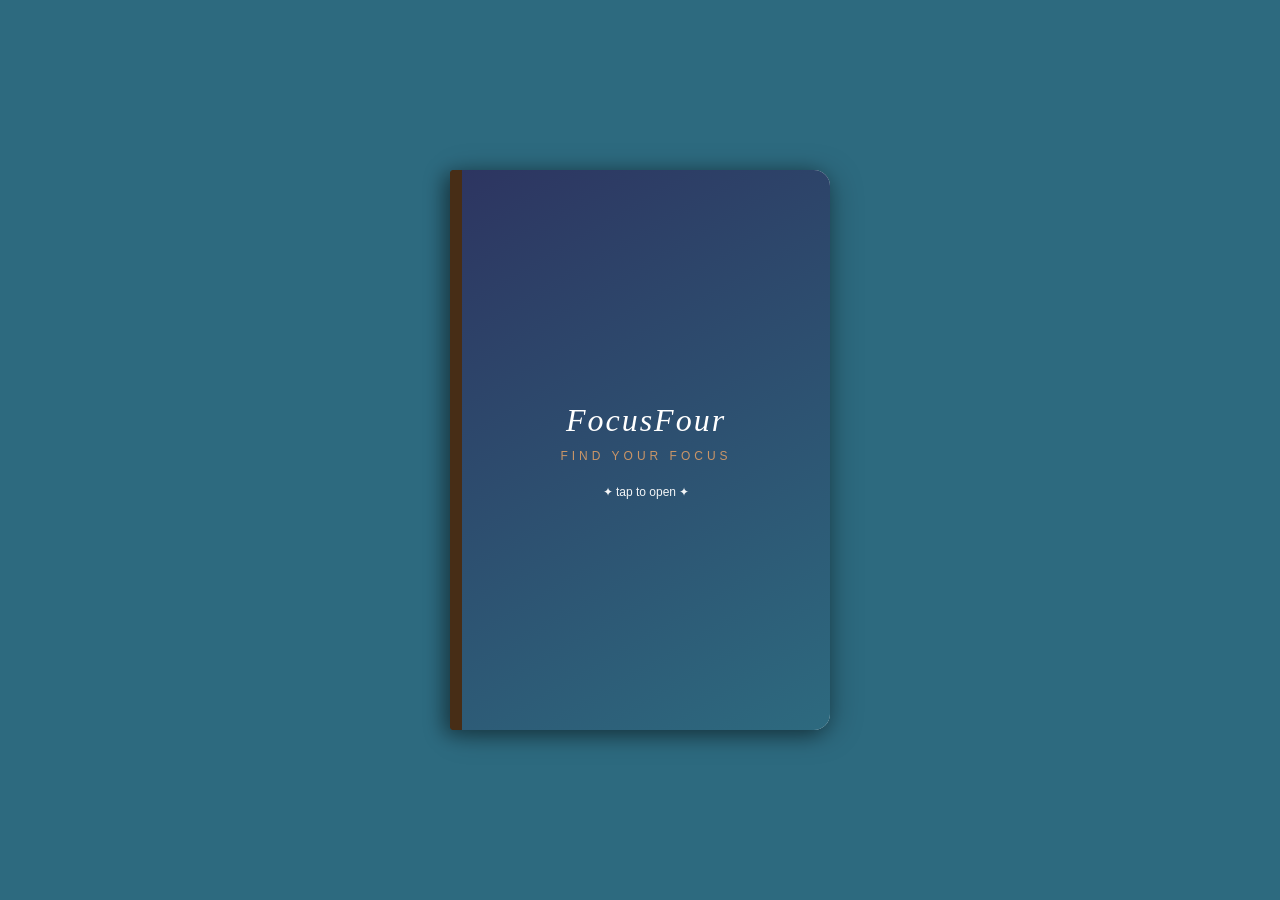
<file: login.html>
<!--
FILE: login.html

PURPOSE:
Handles user login authentication.

REQUIRED CREDENTIALS (FOR GRADING):
Username: bob OR Email: bob@mail.com
Password: bobpass

RESPONSIBILITIES:
- Validate login credentials
- Store login state in localStorage
- Redirect user to dashboard after successful login

NOTES FOR TEAM:
- DO NOT remove the required credentials above
- Use localStorage key: "isLoggedIn"
-->
<!DOCTYPE html>
<html lang="en">
<head>
  <meta charset="UTF-8">
  <meta name="viewport" content="width=device-width, initial-scale=1.0">
  <title>Login</title>
  <link rel="manifest" href="PWA/manifest.json">
</head>
<body>
 
  <div class="book" id="book">
    <div class="book-front" id="bookFront" onclick="openBook()">
      <div class="cover-title">FocusFour</div>
      <div class="cover-subtitle">Find Your Focus</div>
      <div class="cover-hint">✦ tap to open ✦</div>
  
    </div>
    <div class="book-inside"> 
      <div class="logo-area">
        <span class="logo-name">FocusFour</span>
      </div>
 
      <h2>Login</h2>
      <p id="errorMsg"></p>
 
      <div class="form-group">
        <label for="username">Username or Email</label>
        <input type="text" id="username" placeholder="bob or bob@mail.com" />
      </div>
 
      <div class="form-group">
        <label for="password">Password</label>
        <div class="pw-wrapper">
          <input type="password" id="password" placeholder="••••••••" />
          <button class="eye-btn" onclick="togglePass()">👁</button>
        </div>
      </div>
 
      <a href="#" class="forgot" onclick="alert('Login link has been sent to your email. If you do not see it, check your spam folder.')">Forgot Password?</a>
 
      <button class="btn btn-primary" onclick="login()">Login</button>
 
      <div class="or">OR</div>
      <div class="register-text">Don't have an account?</div>
      <button class="btn btn-outline" onclick="goRegister()">Register</button>
 
    </div>
  </div>
 <style>
    * { box-sizing: border-box; margin: 0; padding: 0; }
 
    body {
      font-family: Arial, sans-serif;
      min-height: 100vh;
      display: flex;
      justify-content: center;
      align-items: center;
      background: #2d6a7f ;
      perspective: 2000px;
    }
    .book {
      position: relative;
      width: 380px;
      height: 560px;
      transform-style: preserve-3d;
    }
 
    .book-front {
      position: absolute;
      width: 100%;
      height: 100%;
      background: linear-gradient(150deg, #2d3561 0%, #2d6a7f 100%);
      border-radius: 4px 16px 16px 4px;
      border-left: 12px solid #472d16;
      box-shadow: -6px 4px 20px rgba(0,0,0,0.4), 4px 4px 30px rgba(0,0,0,0.25);
      display: flex;
      flex-direction: column;
      align-items: center;
      justify-content: center;
      gap: 10px;
      cursor: pointer;
      transform-origin: left center;
      transition: transform 1.2s cubic-bezier(0.645, 0.045, 0.355, 1.000);
      transform-style: preserve-3d;
      backface-visibility: hidden;
      z-index: 10;
    }
 
    .book-front.open {
      transform: rotateY(-160deg);
    }
 
    .cover-title {
      font-family: Georgia, serif;
      font-style: italic;
      font-size: 32px;
      color: #fff;
      letter-spacing: 2px;
    }
 
    .cover-subtitle {
      font-size: 12px;
      color: #ca9567;
      letter-spacing: 4px;
      text-transform: uppercase;
    }
 
    .cover-hint {
      font-size: 12px;
      color: rgba(254, 254, 254, 0.95);
      margin-top: 12px;
      animation: blink 2s ease-in-out infinite;
    }
 
    @keyframes blink {
      0%, 100% { opacity: 0.4; }
      50% { opacity: 1; }
    }
    /* Actual login */
    .book-inside {
      position: absolute;
      width: 100%;
      height: 100%;
      background:  #f3f3f3;
      border-radius: 4px 16px 16px 4px;
      border-left: 12px solid #472d16;
      box-shadow: inset 8px 0 20px rgba(0,0,0,0.1);
      padding: 24px 28px;
      display: flex;
      flex-direction: column;
      align-items: center;
      gap: 18px;
      overflow-y: auto;
      z-index: 1;
      transition: background 0.4s ease;
    }
     .book-inside::before {
      content: '';
      position: absolute;
      top: 0; left: 0; right: 0; bottom: 0;
      background-image: repeating-linear-gradient(
        to bottom,
        transparent 0px,
        transparent 30px,
        #7ba7c2 30px,
        #7ba7c2 31px
      );
      background-position: 0 15px;
      pointer-events: none;
      z-index: 0;
      opacity: 0.45;
    }
    .book-inside::after {
      content: '';
      position: absolute;
      top: 0; bottom: 0;
      left: 8px;
      width: 1.5px;
      background: #e05050;
      opacity: 0.6;
      z-index: 1;
      pointer-events: none;
    }
 
    .book-inside * {
      position:relative;
      z-index: 2;
    }
 
    .logo-area {
      background: #1e2540;
      border-radius: 12px;
      padding: 8px 24px;
      margin-bottom: 2px;
      transition: background 0.3s;
    }
 
    .logo-area:hover { background: #5c3317; }
 
    .logo-name {
      font-family: Georgia, serif;
      font-size: 20px;
      color: #d0e8f5;
      font-weight: bold;
      letter-spacing: 1px;
    }
 
    h2 {
      font-size: 18px;
      color: #1e2540;
      font-weight: bold;
    }
 
    .form-group { width: 100%; }
 
    label {
      display: block;
      font-size: 13px;
      font-weight: bold;
      color: #1e2540;
      margin-bottom: 5px;
      transition: color 0.2s;
    }
 
    label:hover { color: #7a4f2e; }
 
    input {
      width: 100%;
      padding: 11px 14px;
      border: 2px solid #7ba7c2;
      border-radius: 8px;
      font-size: 14px;
      background-color: #ffffff;
      color: #1e2540;
      outline: none;
      transition: border-color 0.2s, background 0.2s;
    }
 
    input:focus { border-color: #1e2540; background: #fff; }
    input:hover { border-color: #a0714f; }
    input::placeholder { color: #7ba7c2; }
 
    .pw-wrapper { position: relative; }
    .pw-wrapper input { padding-right: 44px; }
 
    .eye-btn {
      position: absolute;
      right: 10px;
      top: 50%;
      transform: translateY(-50%);
      background: none;
      border: none;
      cursor: pointer;
      font-size: 16px;
      padding: 0;
      line-height: 1;
    }
 
    .forgot {
      align-self: flex-end;
      font-size: 12px;
      font-weight: bold;
      color: #1e2540;
      text-decoration: none;
      padding: 2px 8px;
      border-radius: 4px;
      transition: background 0.2s, color 0.2s;
    }
 
    .forgot:hover { background: #7a4f2e; color: #f0d9b5; }
 
    .btn {
      width: 100%;
      padding: 11px;
      border-radius: 8px;
      font-size: 15px;
      font-weight: bold;
      cursor: pointer;
      letter-spacing: 0.5px;
      transition: background 0.2s, color 0.2s, border-color 0.2s;
    }
 
    .btn-primary {
      background: #1e2540;
      color: #d0e8f5;
      border: 2px solid #1e2540;
    }
 
    .btn-primary:hover { background: #7a4f2e; border-color: #7a4f2e; color: #f0d9b5; }
 
    .btn-outline {
      background: transparent;
      color: #1e2540;
      border: 2px solid #1e2540;
    }
 
    .btn-outline:hover { background: #7a4f2e; border-color: #7a4f2e; color: #f0d9b5; }
 
    .or {
      font-size: 13px;
      color: #1e2540;
      position: relative;
      width: 100%;
      text-align: center;
    }
 
    .or::before, .or::after {
      content: '';
      position: absolute;
      top: 50%;
      width: 38%;
      height: 1px;
      background: rgba(30,37,64,0.3);
    }
 
    .or::before { left: 0; }
    .or::after { right: 0; }
 
    .register-text { font-size: 13px; color: #1e2540; }
 
    #errorMsg {
      color: #7a1f1f;
      font-size: 12px;
      text-align: center;
      min-height: 14px;
    }
  </style>
  <script src= "JS/auth.js"></script> 
</body>
</html>
</file>
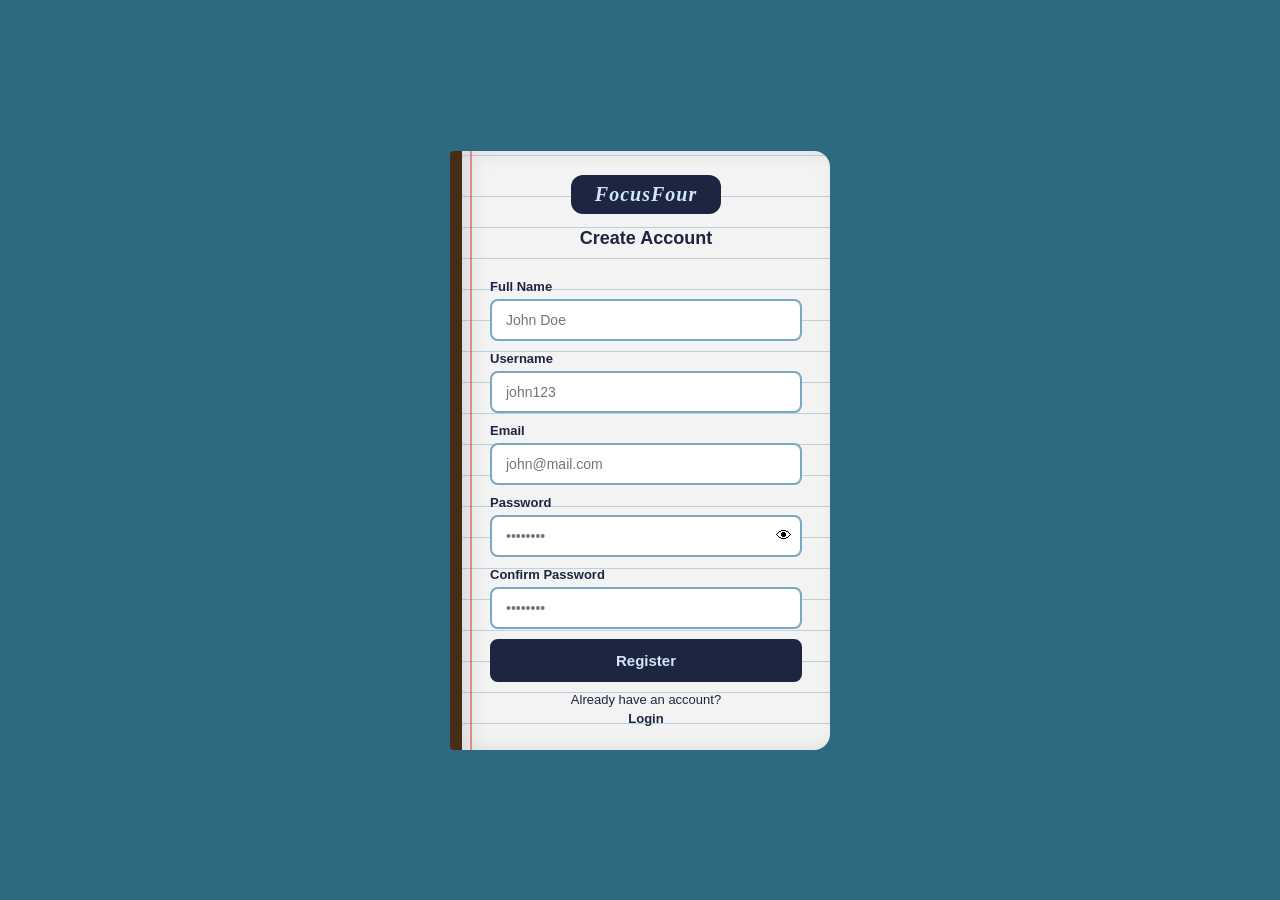
<file: register.html>
<!--
FILE: register.html

PURPOSE:
Allows new users to create an account.

RESPONSIBILITIES:
- Collect user input (username/email/password) (using the username bob or bob@mail.com and password: bobpass)
- Store user data in localStorage
- Redirect to login or dashboard after registration

NOTES FOR TEAM:
- Keep it simple
-->
<!DOCTYPE html>
<html lang="en">
<head>
  <meta charset="UTF-8">
  <meta name="viewport" content="width=device-width, initial-scale=1.0">
  <title>Register</title>
  <link rel="manifest" href="PWA/manifest.json">
</head>

<body>

  <div class="register-box">

    <div class="logo-area">
      <span class="logo-name">FocusFour</span>
    </div>
    <h2>Create Account</h2>

    <p id="errorMsg"></p>
    <p id="successMsg"></p>

    <div class="form-group">
      <label for="fullname">Full Name</label>
      <input type="text" id="fullname" placeholder="John Doe" />
    </div>

    <div class="form-group">
      <label for="username">Username</label>
      <input type="text" id="username" placeholder="john123" />
    </div>

    <div class="form-group">
      <label for="email">Email</label>
      <input type="email" id="email" placeholder="john@mail.com" />
    </div>

    <div class="form-group">
      <label for="password">Password</label>
      <div class="pw-wrapper">
        <input type="password" id="password" placeholder="••••••••" />
        <button class="eye-btn" onclick="togglePass()">👁</button>
      </div>
    </div>

    <div class="form-group">
      <label for="confirmPassword">Confirm Password</label>
      <input type="password" id="confirmPassword" placeholder="••••••••" />
    </div>

    <button class="btn btn-primary" onclick="register()">Register</button>

    <div class="login-text">
      Already have an account?
      <a href="login.html">Login</a>
    </div>

  </div>

</body>

<style>
  * { box-sizing: border-box; margin: 0; padding: 0; }

  body {
    font-family: Arial, sans-serif;
    min-height: 100vh;
    display: flex;
    justify-content: center;
    align-items: center;
    background:  #2d6a7f;
  }

  .register-box {
    width: 380px;
    background:  #f3f3f3;
    border-radius: 4px 16px 16px 4px;
    border-left: 12px solid #472d16;
    box-shadow: inset 8px 0 20px rgba(0,0,0,0.1);
    padding: 24px 28px;
    display: flex;
    flex-direction: column;
    align-items: center;
    gap: 10px;
    position: relative;
    overflow: hidden;
  }
 .register-box::before {
   content: '';
      position: absolute;
      top: 0; left: 0; right: 0; bottom: 0;
      background-image: repeating-linear-gradient(
        to bottom,
        transparent 0px,
        transparent 30px,
        #7ba7c2 30px,
        #7ba7c2 31px
      );
      background-position: 0 15px;
      pointer-events: none;
      z-index: 0;
      opacity: 0.45;
  }
 
  .register-box::after {
   content: '';
      position: absolute;
      top: 0; bottom: 0;
      left: 8px;
      width: 1.5px;
      background: #e05050;
      opacity: 0.6;
      z-index: 1;
      pointer-events: none;
  }
 
  .register-box * {
    position: relative;
    z-index: 2;
  }
 
  .logo-area {
    background: #1e2540;
    border-radius: 12px;
    padding: 8px 24px;
    margin-bottom: 4px;
  }

  .logo-name {
    font-family: Georgia, serif;
    font-style: italic;
    font-size: 20px;
    color: #d0e8f5;
    font-weight: bold;
    letter-spacing: 1px;
  }

  h2 {
    font-size: 18px;
    color: #1e2540;
    font-weight: bold;
  }

  .form-group { width: 100%; }

  label {
    display: block;
    font-size: 13px;
    font-weight: bold;
    color: #1e2540;
    margin-bottom: 5px;
  }

  input {
    width: 100%;
    padding: 11px 14px;
    border: 2px solid #7ba7c2;
    border-radius: 8px;
    font-size: 14px;
    background-color: #ffffff;
    color: #1e2540;
    outline: none;
  }

  input:focus { border-color: #1e2540; background: #fff; }

  .pw-wrapper { position: relative; }
  .pw-wrapper input { padding-right: 44px; }

  .eye-btn {
    position: absolute;
    right: 10px;
    top: 50%;
    transform: translateY(-50%);
    background: none;
    border: none;
    cursor: pointer;
    font-size: 16px;
  }

  .btn {
    width: 100%;
    padding: 11px;
    border-radius: 8px;
    font-size: 15px;
    font-weight: bold;
    cursor: pointer;
  }

  .btn-primary {
    background: #1e2540;
    color: #d0e8f5;
    border: 2px solid #1e2540;
  }

  .btn-primary:hover {
    background: #7a4f2e;
    border-color: #7a4f2e;
    color: #f0d9b5;
  }

  .login-text {
    font-size: 13px;
    color: #1e2540;
    text-align: center;
  }

  .login-text a {
    color: #1e2540;
    font-weight: bold;
    text-decoration: none;
    display: block;
    margin-top: 4px;
  }
#errorMsg,
#successMsg {
  font-size: 12px;
  text-align: center;
  opacity: 1;
  transition: opacity 0.3s ease;
}

#errorMsg {
  color: #7a1f1f;
}

#successMsg {
  color: green;
}

#errorMsg:empty,
#successMsg:empty {
  opacity: 0;
  height: 0;
}
</style>
<script src="JS/auth.js"></script>
</html>
</file>
